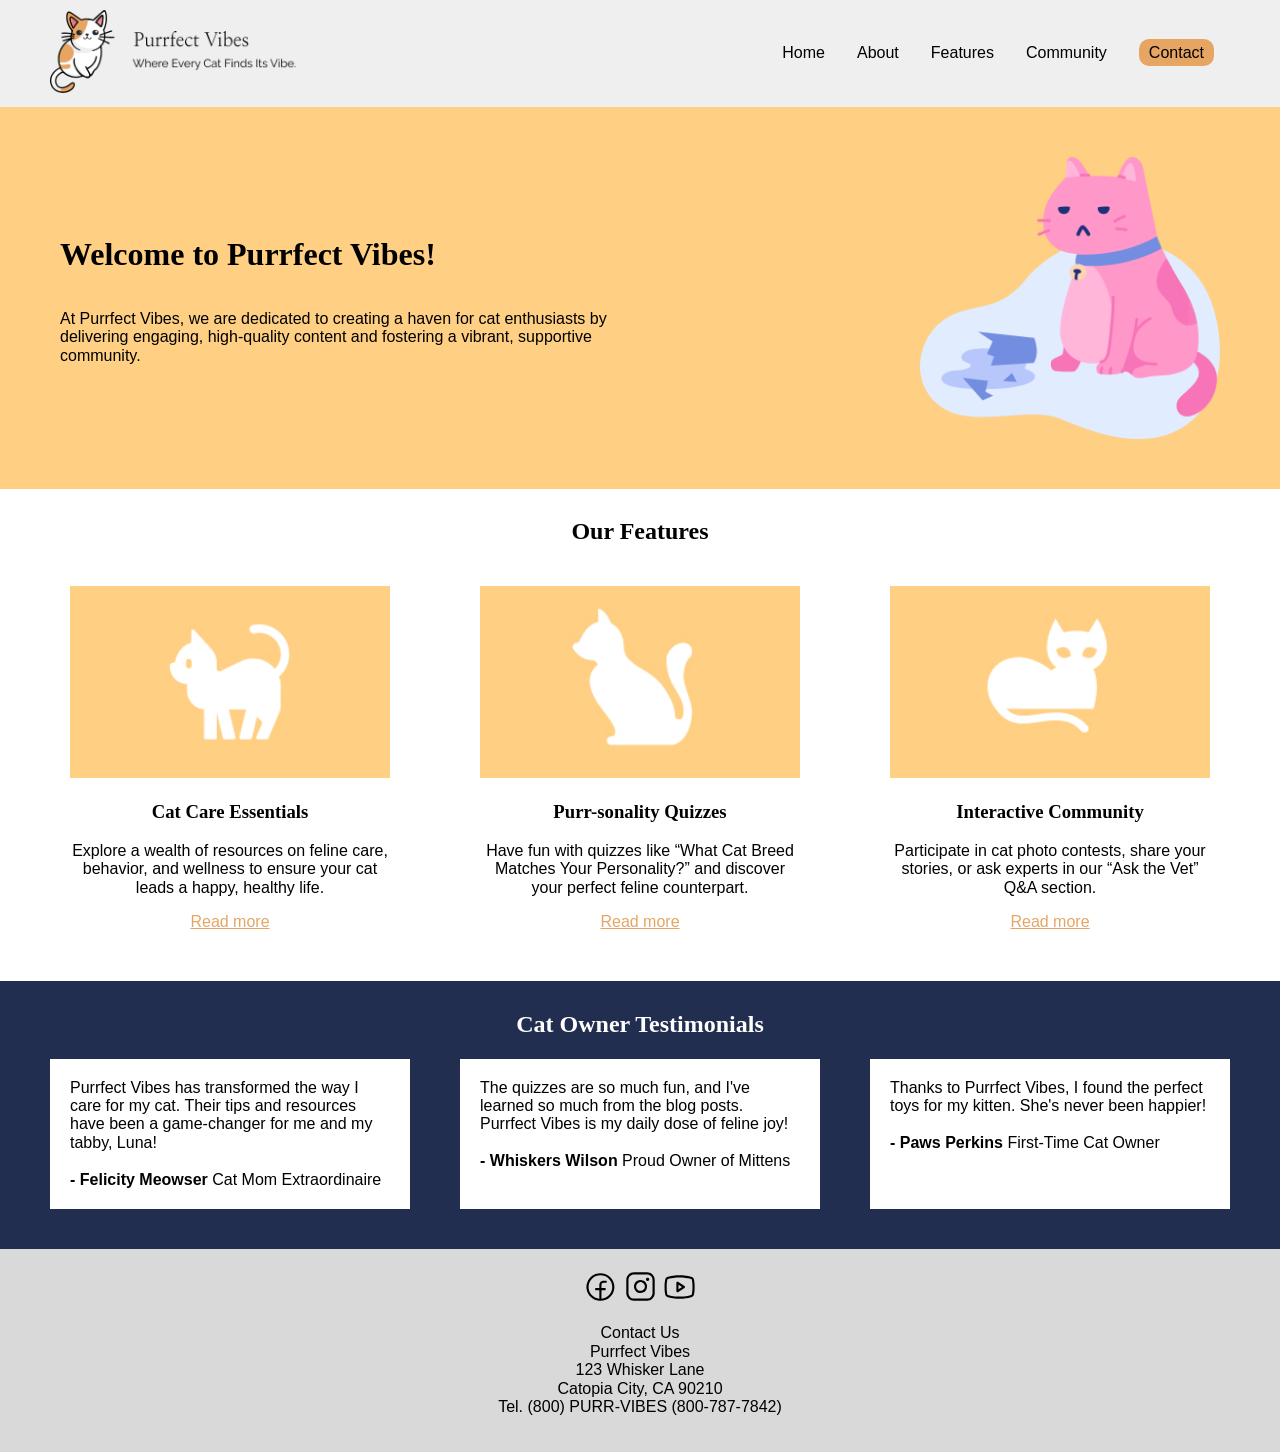
<file: beginning/index.html>
<!DOCTYPE html>
<html lang="en">
<head>
    <meta charset="utf-8">
    <meta name="viewport" content="width=device-width, initial-scale=1.0">
    <link rel="apple-touch-icon" sizes="180x180" href="images/favicons/apple-touch-icon.png">
    <link rel="icon" type="image/png" sizes="32x32" href="images/favicons/favicon-32x32.png">
    <link rel="icon" type="image/png" sizes="16x16" href="images/favicons/favicon-16x16.png">
    <link rel="manifest" href="images/favicons/site.webmanifest">
    <title>Welcome to Purrfect Vibes!</title>
    <link rel="stylesheet" href="css/styles.css">
    <link rel="stylesheet" href="css/normalize.css">
</head>
<body>
    <header>
        <div class="container">
            <a href="index.html"><img src="images/logo.png" alt="logo"></a>
            <input type="checkbox" class="navToggler" id="navToggler">
            <nav>
                <ul>
                    <li><a href="index.html">Home</a></li>
                    <li><a href="about.html">About</a></li>
                    <li><a href="features.html">Features</a>
                        <ul class="sub-menu">
                            <li><a href="features.html#cat-care">Cat Care</a></li>
                            <li><a href="features.html#quizzes">Quizzes</a></li>
                            <li><a href="features.html#community">Community</a></li>
                        </ul>
                    </li>
                    <li><a href="community.html">Community</a></li>
                    <li><a href="contact.html" class="button">Contact</a></li>
                </ul>
            </nav>
            <label for="navToggler" class="navTogglerMenu" name="navToggler">
                <img src="images/menu.svg" class="menuOpen" alt="menu">
                <img src="images/x.svg" class="menuClose" alt="close">
            </label>
        </div>
    </header>
    <section class="hero">
        <div class="container">
            <div class="hero-text">
                <h1>Welcome to Purrfect Vibes!</h1>
                <p>At Purrfect Vibes, we are dedicated to creating a haven for cat enthusiasts by delivering engaging, high-quality content and fostering a vibrant, supportive community.</p>
            </div>
            <img src="images/hero-cat.png" alt="">
        </div>
    </section>
    <section class="features container">
        <h2>Our Features</h2>
        <div class="feature-container">
            <div class="feature-block">
                <img src="images/cat-care.jpg" alt="cat care">
                <h3>Cat Care Essentials</h3>
                <p>Explore a wealth of resources on feline care, behavior, and wellness to ensure your cat leads a happy, healthy life.</p>
                <a href="#">Read more</a>
            </div>
            <div class="feature-block">
                <img src="images/cat-quizzes.jpg" alt="cat quizzes">
                <h3>Purr-sonality Quizzes</h3>
                <p>Have fun with quizzes like “What Cat Breed Matches Your Personality?” and discover your perfect feline counterpart.</p>
                <a href="#">Read more</a>
            </div>
            <div class="feature-block">
                <img src="images/cat-community.jpg" alt="cat community">
                <h3>Interactive Community</h3>
                <p>Participate in cat photo contests, share your stories, or ask experts in our “Ask the Vet” Q&A section.</p>
                <a href="#">Read more</a>
            </div>
        </div>
    </section>
    <section class="testimonials">
        <div class="container">
            <h2>Cat Owner Testimonials</h2>
            <div class="testimonial-container">
                <div class="testimonial-block">
                    Purrfect Vibes has transformed the way I care for my cat. Their tips and resources have been a game-changer for me and my tabby, Luna!<br><br>
                    <strong>- Felicity Meowser</strong>
                    Cat Mom Extraordinaire
                </div>
                <div class="testimonial-block">
                    The quizzes are so much fun, and I've learned so much from the blog posts. Purrfect Vibes is my daily dose of feline joy!<br><br>
                    <strong>- Whiskers Wilson</strong>
                    Proud Owner of Mittens
                </div>
                <div class="testimonial-block">
                    Thanks to Purrfect Vibes, I found the perfect toys for my kitten. She's never been happier!<br><br>
                    <strong>- Paws Perkins</strong>
                    First-Time Cat Owner
                </div>
            </div>
        </div>
    </section>
    <footer>
        <div>
            <a href="#"><img src="images/facebook.svg" alt="Facebook"></a>
            <a href="#"><img src="images/instagram.svg" alt="Instagram"></a>
            <a href="#"><img src="images/youtube.svg" alt="Youtube"></a>
        </div>
        <p>
            Contact Us<br>
            Purrfect Vibes<br>
            123 Whisker Lane<br>
            Catopia City, CA 90210<br>
            Tel. (800) PURR-VIBES (800-787-7842)<br>
        </p>
    </footer>
</body>
</html>
</file>
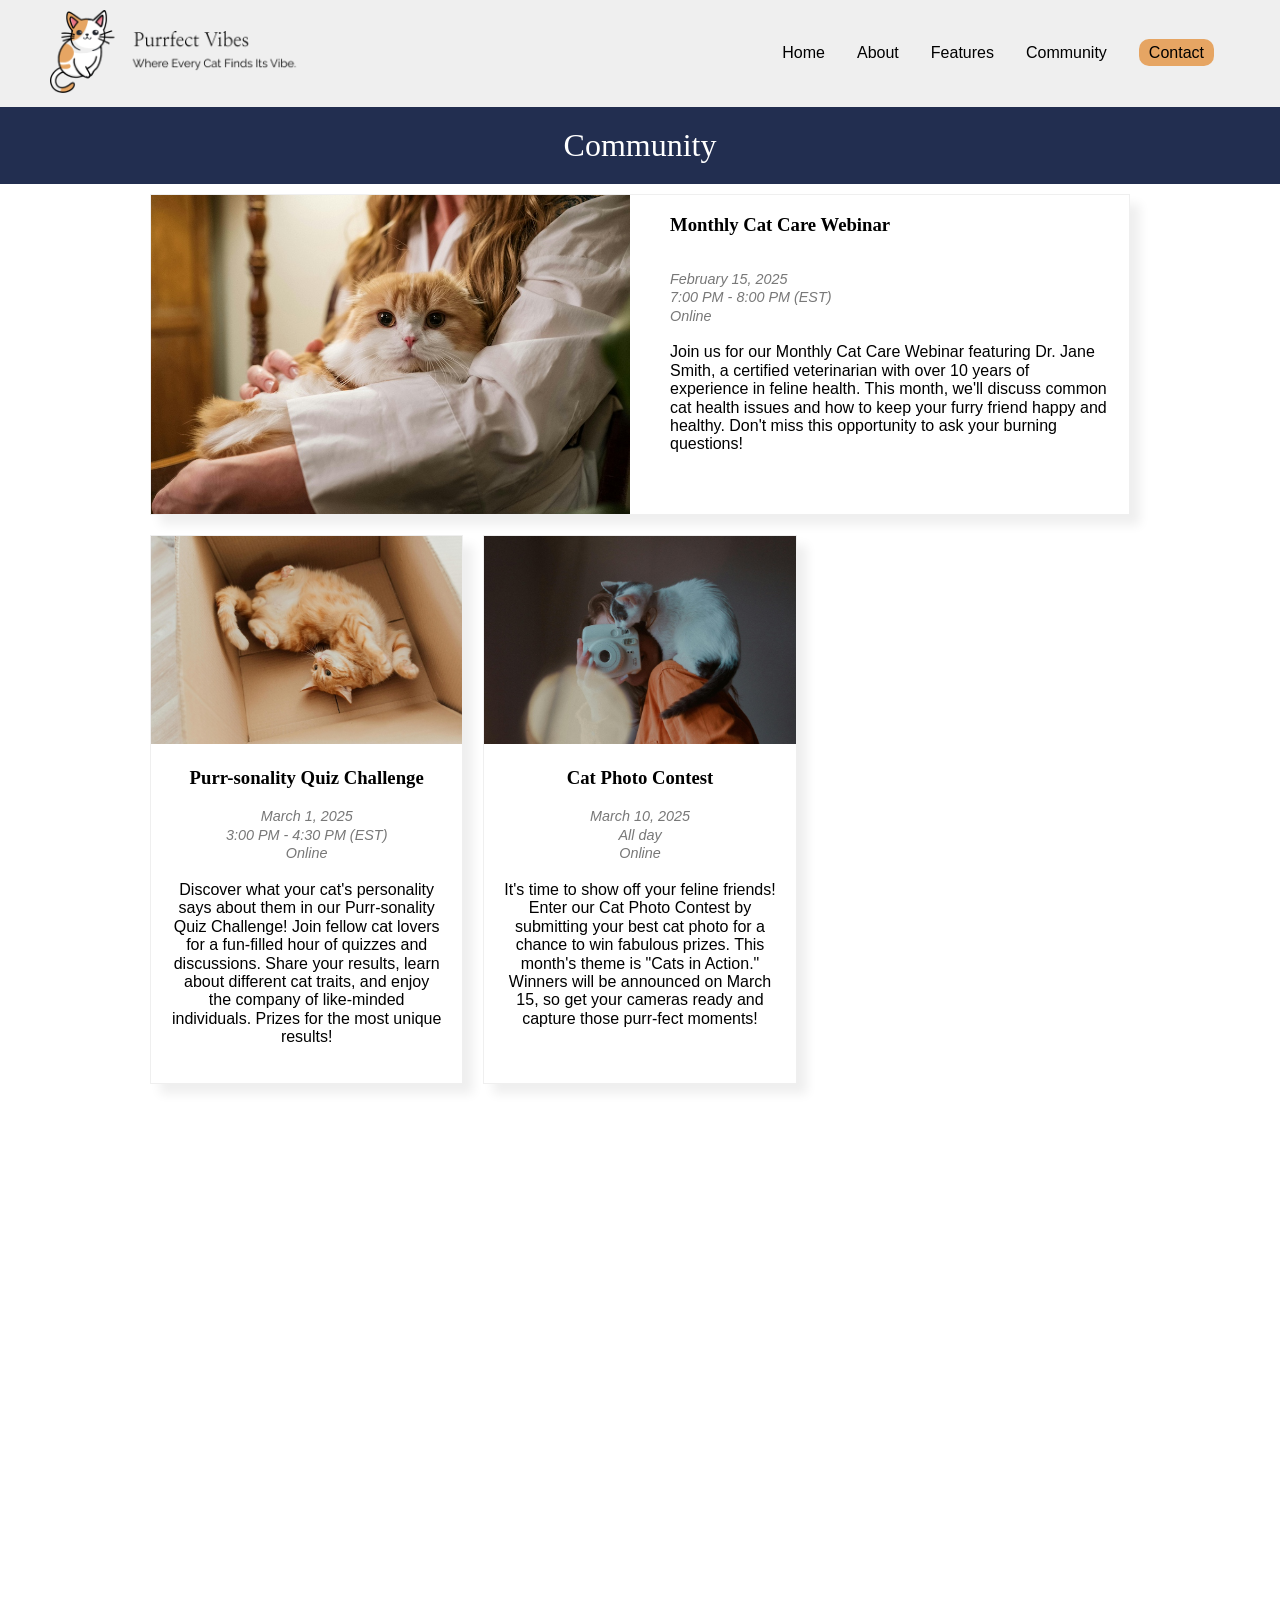
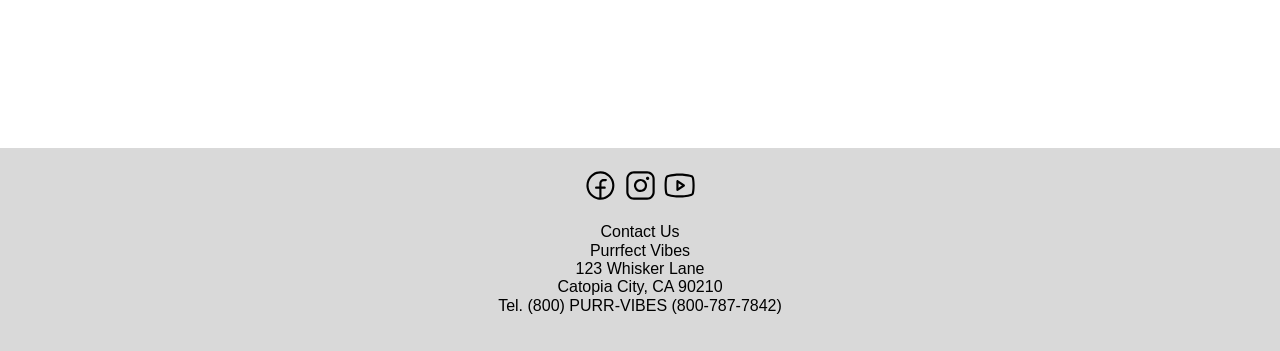
<file: beginning/community.html>
<!DOCTYPE html>
<html lang="en">
<head>
    <meta charset="utf-8">
    <meta name="viewport" content="width=device-width, initial-scale=1.0">
    <link rel="apple-touch-icon" sizes="180x180" href="images/favicons/apple-touch-icon.png">
    <link rel="icon" type="image/png" sizes="32x32" href="images/favicons/favicon-32x32.png">
    <link rel="icon" type="image/png" sizes="16x16" href="images/favicons/favicon-16x16.png">
    <link rel="manifest" href="images/favicons/site.webmanifest">
    <title>Purrfect Vibes Community Events</title>
    <link rel="stylesheet" href="css/styles.css">
    <link rel="stylesheet" href="css/normalize.css">
</head>
<body>
    <header>
        <div class="container">
            <a href="index.html"><img src="images/logo.png" alt="logo"></a>
            <input type="checkbox" class="navToggler" id="navToggler">
            <nav>
                <ul>
                    <li><a href="index.html">Home</a></li>
                    <li><a href="about.html">About</a></li>
                    <li><a href="features.html">Features</a>
                        <ul class="sub-menu">
                            <li><a href="features.html#cat-care">Cat Care</a></li>
                            <li><a href="features.html#quizzes">Quizzes</a></li>
                            <li><a href="features.html#community">Community</a></li>
                        </ul>
                    </li>
                    <li><a href="community.html">Community</a></li>
                    <li><a href="contact.html" class="button">Contact</a></li>
                </ul>
            </nav>
            <label for="navToggler" class="navTogglerMenu" name="navToggler">
                <img src="images/menu.svg" class="menuOpen" alt="menu">
                <img src="images/x.svg" class="menuClose" alt="close">
            </label>
        </div>
    </header>
<h1 class="h1-style">Community</h1>
<section class="community container">
    <div class="event-block featured">
        <img src="images/event-cat-care.jpg" alt="cat care">
        <h3>Monthly Cat Care Webinar</h3>
        <p><span>February 15, 2025</span><br>
            <span>7:00 PM - 8:00 PM (EST)<br>
            Online</span><br><br>
            Join us for our Monthly Cat Care Webinar featuring Dr. Jane Smith, a certified veterinarian with over 10 years of experience in feline health. This month, we'll discuss common cat health issues and how to keep your furry friend happy and healthy. Don't miss this opportunity to ask your burning questions!</p>
    </div>
    <div class="event-block">
        <img src="images/event-cat-quiz.jpg" alt="cat quizzes">
        <h3>Purr-sonality Quiz Challenge</h3>
        <p><span>March 1, 2025</span><br>
            <span>3:00 PM - 4:30 PM (EST)<br>
            Online</span><br><br>
            Discover what your cat's personality says about them in our Purr-sonality Quiz Challenge! Join fellow cat lovers for a fun-filled hour of quizzes and discussions. Share your results, learn about different cat traits, and enjoy the company of like-minded individuals. Prizes for the most unique results!</p>
    </div>
    <div class="event-block">
        <img src="images/event-cat-photo.jpg" alt="cat community">
        <h3>Cat Photo Contest</h3>
        <p><span>March 10, 2025</span><br>
            <span>All day<br>
            Online</span><br><br>
            It's time to show off your feline friends! Enter our Cat Photo Contest by submitting your best cat photo for a chance to win fabulous prizes. This month's theme is "Cats in Action." Winners will be announced on March 15, so get your cameras ready and capture those purr-fect moments!</p>
    </div>
</section>
<section class="container">
    <iframe src="https://calendar.google.com/calendar/embed?src=1a56773061dbff187e34b02e4ad52b19a52dd9ac9e2d96ef49cbe79ec0183ceb%40group.calendar.google.com&ctz=America%2FLos_Angeles" style="border: 0" width="450" height="600" frameborder="0" scrolling="no"></iframe>
</section>
<footer>
    <div>
        <a href="#"><img src="images/facebook.svg" alt="Facebook"></a>
        <a href="#"><img src="images/instagram.svg" alt="Instagram"></a>
        <a href="#"><img src="images/youtube.svg" alt="Youtube"></a>
    </div>
    <p>
        Contact Us<br>
        Purrfect Vibes<br>
        123 Whisker Lane<br>
        Catopia City, CA 90210<br>
        Tel. (800) PURR-VIBES (800-787-7842)<br>
    </p>
</footer>
</body>
</html>
</file>
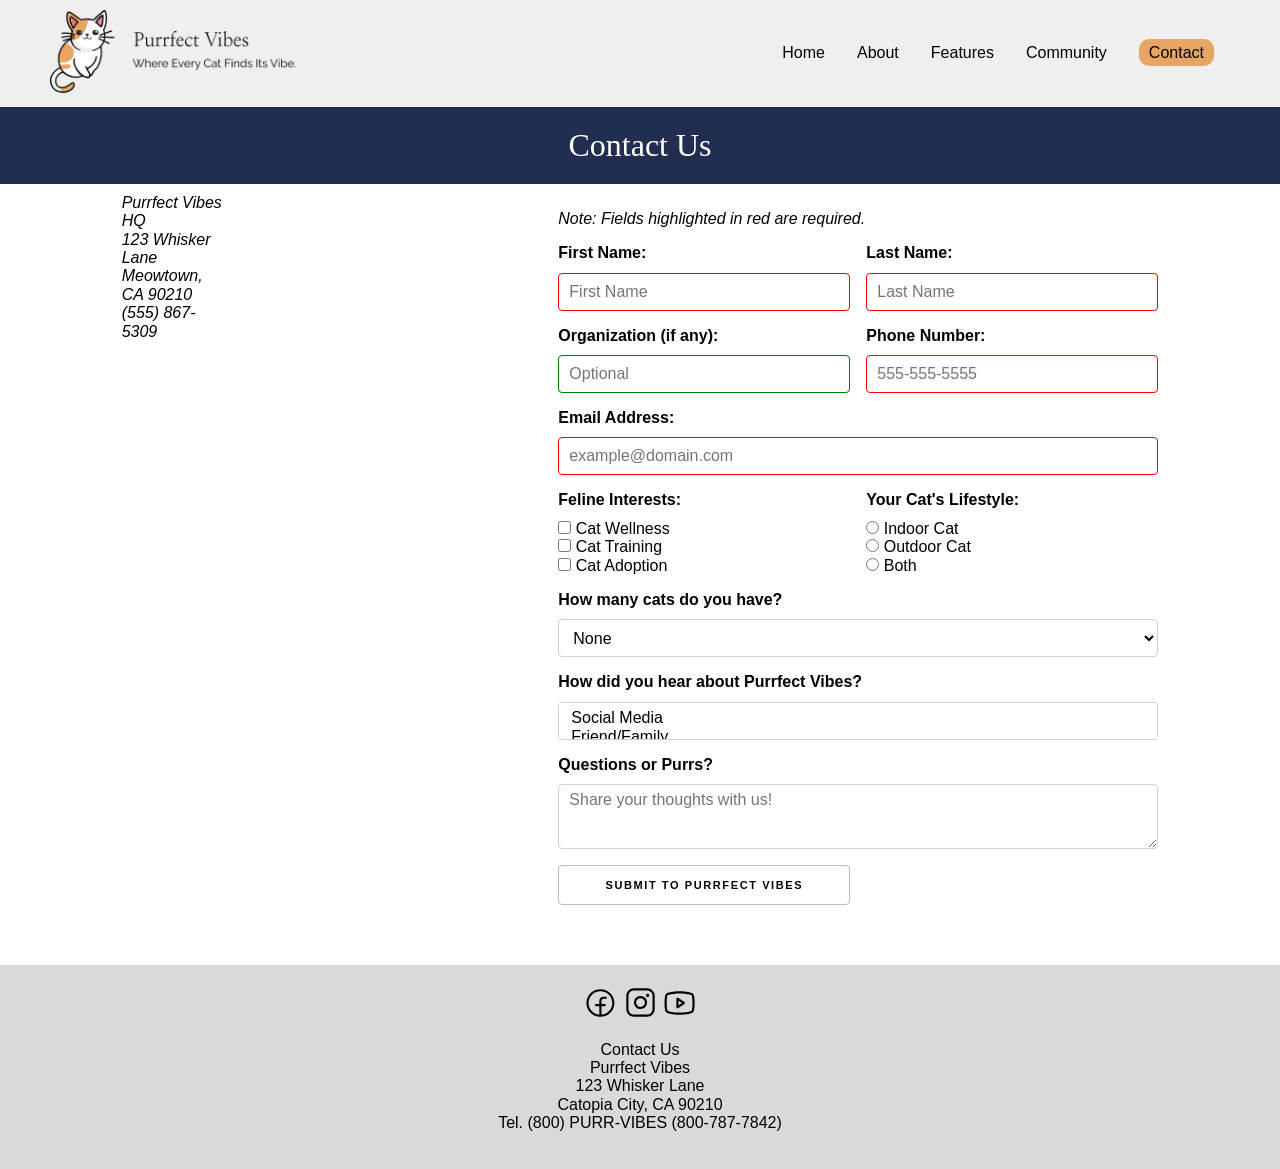
<file: beginning/contact.html>
<!DOCTYPE html>
<html lang="en">
<head>
    <meta charset="utf-8">
    <meta name="viewport" content="width=device-width, initial-scale=1.0">
    <link rel="apple-touch-icon" sizes="180x180" href="images/favicons/apple-touch-icon.png">
    <link rel="icon" type="image/png" sizes="32x32" href="images/favicons/favicon-32x32.png">
    <link rel="icon" type="image/png" sizes="16x16" href="images/favicons/favicon-16x16.png">
    <link rel="manifest" href="images/favicons/site.webmanifest">
    <title>Contact Purrfect Vibes</title>
    <link rel="stylesheet" href="css/styles.css">
    <link rel="stylesheet" href="css/normalize.css">
</head>
<body>
    <header>
        <div class="container">
            <a href="index.html"><img src="images/logo.png" alt="logo"></a>
            <input type="checkbox" class="navToggler" id="navToggler">
            <nav>
                <ul>
                    <li><a href="index.html">Home</a></li>
                    <li><a href="about.html">About</a></li>
                    <li><a href="features.html">Features</a>
                        <ul class="sub-menu">
                            <li><a href="features.html#cat-care">Cat Care</a></li>
                            <li><a href="features.html#quizzes">Quizzes</a></li>
                            <li><a href="features.html#community">Community</a></li>
                        </ul>
                    </li>
                    <li><a href="community.html">Community</a></li>
                    <li><a href="contact.html" class="button">Contact</a></li>
                </ul>
            </nav>
            <label for="navToggler" class="navTogglerMenu" name="navToggler">
                <img src="images/menu.svg" class="menuOpen" alt="menu">
                <img src="images/x.svg" class="menuClose" alt="close">
            </label>
        </div>
    </header>
    <h1 class="h1-style">Contact Us</h1>
    <section class="container">        
        <div class="contact-container">
            <div class="address-group">
                <address>
                    Purrfect Vibes HQ<br>
                    123 Whisker Lane<br>
                    Meowtown, CA 90210<br>
                    (555) 867-5309
                </address>
                <iframe src="https://www.google.com/maps/embed?pb=!1m18!1m12!1m3!1d429156.3510674016!2d-117.10775999999998!3d32.824487899999994!2m3!1f0!2f0!3f0!3m2!1i1024!2i768!4f13.1!3m3!1m2!1s0x80d9530fad921e4b%3A0xd3a21fdfd15df79!2sSan%20Diego%2C%20CA!5e0!3m2!1sen!2sus!4v1776312466542!5m2!1sen!2sus" width="400" height="360" style="border:0;" allowfullscreen="" loading="lazy" referrerpolicy="no-referrer-when-downgrade"></iframe>
            </div>
            <div class="form-container">
                <p><em>Note: Fields highlighted in red are required.</em></p>
                <form action="" method="post">
                    <div class="form-group">
                        <label>First Name:</label>
                        <input type="text" name="fname" maxlength="30" required placeholder="First Name">
                    </div>
                    <div class="form-group">
                        <label>Last Name:</label>
                        <input type="text" name="lname" maxlength="30" required placeholder="Last Name">
                    </div>
                    <div class="form-group">
                        <label>Organization (if any):</label>
                        <input type="text" name="organization" maxlength="30" placeholder="Optional">
                    </div>
                    <div class="form-group">
                        <label>Phone Number:</label>
                        <input type="tel" name="phonenumber" maxlength="20" pattern="\d{3}[-]\d{3}[-]\d{4}" required title="Ex: 555-555-5555" placeholder="555-555-5555">
                    </div>
                    <div class="form-group full-width">
                        <label>Email Address:</label>
                        <input type="email" name="email" maxlength="30" autocomplete="email" required placeholder="example@domain.com">
                    </div>
                    <div class="form-group">
                        <label>Feline Interests:</label>
                        <div class="inline-checkbox">
                            <input type="checkbox" name="interest" id="wellness" value="Cat Wellness">
                            <label for="wellness">Cat Wellness</label>
                        </div>
                        <div class="inline-checkbox">
                            <input type="checkbox" name="interest" id="training" value="Cat Training"> 
                            <label for="training">Cat Training</label>
                        </div>
                        <div class="inline-checkbox">
                            <input type="checkbox" name="interest" id="adoption" value="Cat Adoption">
                            <label for="adoption">Cat Adoption</label>
                        </div>
                    </div>
                    <div class="form-group">
                        <label>Your Cat's Lifestyle:</label>
                        <div class="inline-checkbox">
                            <input type="radio" name="lifestyle" id="indoor" value="Indoor">
                            <label for="indoor">Indoor Cat</label>
                        </div>
                        <div class="inline-checkbox">
                            <input type="radio" name="lifestyle" id="outdoor" value="Outdoor">
                            <label for="outdoor">Outdoor Cat</label>
                        </div>
                        <div class="inline-checkbox">
                            <input type="radio" name="lifestyle" id="both" value="Both">
                            <label for="both">Both</label>
                        </div>
                    </div>
                    <div class="form-group full-width">
                        <label>How many cats do you have?</label>
                        <select name="catcount">
                            <option value="0">None</option>
                            <option value="1">1</option>
                            <option value="2-3">2-3</option>
                            <option value="4+">4 or more</option>
                        </select>
                    </div>
                    <div class="form-group full-width">
                        <label>How did you hear about Purrfect Vibes?</label>
                        <select name="hearaboutus" multiple size="5">
                            <option value="Social Media">Social Media</option>
                            <option value="Friend/Family">Friend/Family</option>
                            <option value="Pet Store">Pet Store</option>
                            <option value="Internet Search">Internet Search</option>
                            <option value="Other">Other</option>
                        </select>
                    </div>
                    <div class="form-group full-width">
                        <label>Questions or Purrs?</label> 
                        <textarea name="comments" maxlength="500" placeholder="Share your thoughts with us!"></textarea>
                    </div>
                    <input type="submit" value="Submit to Purrfect Vibes">
                </form>
            </div>
        </div>
    </section>
    <footer>
        <div>
            <a href="#"><img src="images/facebook.svg" alt="Facebook"></a>
            <a href="#"><img src="images/instagram.svg" alt="Instagram"></a>
            <a href="#"><img src="images/youtube.svg" alt="Youtube"></a>
        </div>
        <p>
            Contact Us<br>
            Purrfect Vibes<br>
            123 Whisker Lane<br>
            Catopia City, CA 90210<br>
            Tel. (800) PURR-VIBES (800-787-7842)<br>
        </p>
    </footer>
</body>
</html>
</file>
<file: beginning/css/styles.css>
* {
    box-sizing: border-box;
}
@font-face {
    font-family: Nanum_Myeongjo;
    src: url(/beginning/fonts/Nanum_Myeongjo/NanumMyeongjo-Regular.ttf);
    src: url();
    font-weight: normal;
    font-style: normal;
}
@font-face {
    font-family: Raleway;
    src: url(//beginning/fonts/Raleway/Raleway-VariableFont_wght.ttf);
    font-weight: normal;
    font-style: normal;
}
body, textarea {
    font-size: 16px;
    font-family: Raleway, sans-serif;
    margin: 0;
}
h1,h2,h3 {
    font-family: Nanum_Myeongjo;
}
h1 {
    font-size: 3rem;
}
.container {
    max-width: 1200px;
    margin: auto;
    padding: 10px;
}
a {
    color: #e6a563;
}
a:hover {
    opacity: 0.8;
}
h2 {
    text-align: center;
}

img {
    width: 100%;
}
.h1-style {
    background-color: #222e50;
    color: #fff;
    text-align: center;
    font-weight: 500;
    padding: 20px;
    margin: 0;
}
/**Header**/
header {
    background-color: #efefef;
}
header a {
    text-decoration: none;
    color: #000
}
header a:hover {
    color: #e6a563;
}
header .container {
    padding: 10px;
    display: flex;
    align-items: center;
    justify-content: flex-end;
}
header .container > a:first-child {
    width: 250px;
    margin-right: auto;

}
header ul {
    list-style-type: none;
    display: flex;
    align-items: center;
    margin: 0;
}
.button {
    background-color: #e6a563;
    border-radius: 10px;
    padding: 5px 10px;
}
.button:hover {
    background-color: #fff;
}
nav li {
    margin: 0 1em;
    position: relative;
    padding-bottom: 20px;
    padding-top: 20px;
}
.sub-menu {
    position: absolute;
    left: 0;
    flex-direction: column;
    margin-top: 20px;
    gap: 20px;
    background-color: #fff;
    border: 1px solid #efefef;
    border-radius: 20px;
    padding: 10px 20px 20px 10px;
    align-items: flex-start;
    display: none;
}
.sub-menu li {
    padding: 0;
}
nav li:hover > .sub-menu,
nav li > .sub-menu:hover  {
    display: flex;
}
.navTogglerMenu, .navToggler {
    display: none;
}
/**Home Page**/
body.home {
    background-color: #efefef;
}
.hero {
    background-color: #FFCF83;
}
.hero .container {
    display: flex;
    justify-content: space-between;
    padding: 50px 20px;
}
.hero img {
    width: 300px;
}
.hero .hero-text {
    display: flex;
    flex-direction: column;
    justify-content: center;
    width: 50%;
}
.feature-container {
    display: flex;
    justify-content: center;
    gap: 50px;
    padding-bottom: 20px;
}
.feature-block {
    text-align: center;
    background-color: #fff;
    padding: 20px;
    flex: auto;
    width: 32%;
}
.testimonials {
    background-color: #222e50;
    padding-bottom: 30px;
}
.testimonials h2 {
    color: #fff;
    text-align: center;
}
.testimonial-container {
    display: flex;
    gap: 50px;
}
.testimonial-block {
    background-color: #fff;
    padding: 20px;
    flex: auto;
    width: 33%;
}
/**About Page**/
.team .container {
    max-width: 900px;
}
.team.container {
    max-width: 100%;
    background-color: #efefef;
}
.company-overview {
    display: flex;
    margin-top: 50px;
    margin-bottom: 20px;
    max-width: 1000px;
    justify-self: center;
}
.overview-text {
    padding: 20px;
    align-content: center;
    justify-items: left;
}
iframe {
    width: 100%;
    aspect-ratio: 16/9;
}
.our-team {
    padding: 20px;
    max-width: 1200px;
    margin: 0 auto;
}
.team {
    padding-bottom: 20px;
}
.team img {
    width: 80px;
    padding: 1px;
}
.team-container {
    display: flex;
    justify-content: space-between;
    gap: 20px;
}
.team-block {
    text-align: center;
    width: 25%;
}
.team-block a {
    color: #000;
    text-decoration: none;
}
.team-block:hover {
    cursor: pointer;
}
.modal {
    position: fixed;
    display: none;
    z-index: 1000;
    left: 0;
    top: 0;
    width: 100%;
    height: 100%;
    overflow: auto;
    background-color: rgba(0,0,0,0.7);    
}
.modal-content {
    position: relative;
    background-color: #fff;
    width: 80%;
    margin: 15% auto;
    padding: 20px;
    border: 1px solid #888;
}
.close-btn {
    color: #000;
    position: absolute;
    font-size: 28px;
    top: 20px;
    right: 20px;
}
.close-btn:hover {
    color: #e6a563;
}
.modal:target {
    display: block;
}
body:has(.modal-target) .team-block {
    filter: blur(2px);
}
.careers.container {
    justify-self: center;
    max-width: 1000px;
}
/**Community Page**/
.community {
    display: grid;
    gap: 20px;
    grid-template-columns: repeat(3, 1fr);
    margin-bottom: 30px;
    max-width: 1000px;
}
.event-block {
    border: 1px solid #efefef;
    box-shadow: 10px 10px 10px #efefef;
    text-align: center;;
}
.event-block img {
    width: 100%;
}
.event-block h3, .event-block p {
    padding: 0 20px;
}
.event-block.featured {
    grid-column: span 3;
    display: grid;
    grid-template-areas: 
    "image title"
    "image text";
    grid-template-columns: 1fr 1fr;
    grid-template-rows: auto 1fr;
    grid-column-gap: 20px;
}
.event-block.featured img {
    grid-area: image;
}
.event-block.featured h3 {
    grid-area: title;
    text-align: left;
}
.event-block.featured p {
    grid-area: text;
    text-align: left;
}
.event-block span {
    font-style: italic;
    color: #787878;
    font-size: 0.9em;;
}
.event-block p {
    padding-bottom: 20px;
}
/**Feature Page**/
.feature-page-block {
    border: 1px solid #efefef;
    padding: 20px;
    border-radius: 20px;
}
.feature-page-block h3 {
    text-align: center;
}
.feature-page-block img {
    height: 200px;
    object-fit: cover;
}
.feature-page-block ul {
    padding: 0;
    list-style: none;
}
.feature-page-block li {
    display: flex;
    margin-bottom: 15px;
}
.feature-page-block li:before {
    content: "\f1b0";
    font-family: "Font Awesome 7 free";
    font-weight: 900;
    margin-right: 10px;
}
.faq.container {
    max-width: 800px;
    margin-bottom: 30px;
}
.faq-questions details {
    background-color: #efefef;
    border: 1px solid #d3d3d3;
}
.faq-questions details:nth-child(1) {
    border-start-start-radius: 8px;
    border-start-end-radius: 8px;
}
.faq-questions details:nth-child(4) {
    border-end-start-radius: 8px;
    border-end-end-radius: 8px;
}
.faq-questions summary {
    padding: 12px 16px;
    font-weight: 500;
    list-style: none;
    cursor: pointer;
    display: flex;
    justify-content: space-between;
    align-items: center;
}
.faq-questions summary:hover, details:open summary {
    background-color: #ccc;
}
.faq-questions summary:hover, details:open summary {
    border-start-start-radius: 8px;
    border-start-end-radius: 8px;
    border-end-start-radius: 8px;
    border-end-end-radius: 8px;
}
.faq-questions p {
    background: #fff;
    padding: 12px 16px;
    margin: 0;
}
/**Contact**/
.contact-container {
    display: flex;
    gap: 20px;
    margin-bottom: 50px;
    justify-content: space-evenly;
}
.contact-container address {
    width: 30%;
}
.contact-container .form-container {
    width: 70%;
    max-width: 600px;
}
.address-group {
    display: flex;
    flex-direction: column;
    width: 345px;
}
form {
    display: grid;
    grid-template-columns: repeat(2, 1fr); /* Two columns of equal width */
    gap: 1rem;
}
.form-group {
    display: flex;
    flex-direction: column;
}
.full-width {
    grid-column: span 2; 
}
input[type="email"],input[type="text"],input[type="tel"],textarea, select {
    width:100%;
    height:38px;
    padding:6px 10px;
    background-color:#fff;
    border:1px solid #D1D1D1;
    border-radius:4px;
    box-shadow:none;
    box-sizing:border-box;
}
textarea {
    min-height:65px;
    padding-top:6px;
    padding-bottom:6px;
}
form label {
    font-weight:600;
    margin-bottom: 10px;
}
form input[type="checkbox"], form input[type="radio"] {
    display:inline;
}
form .inline-checkbox label {
    font-weight: 400;
}
input[type="submit"] {
	padding: 0 30px;
	font-size: 11px;
	font-weight: 600;
	line-height: 38px;
	letter-spacing: .1rem;
	text-transform: uppercase;
	background-color: transparent;
	border-radius: 4px;
	border: 1px solid #bbb;
	cursor: pointer;
 }
input[type="submit"]:hover, input[type="submit"]:focus {
    color:#333;
    border-color:#888;
    outline:0;
}
input[type="text"]:required, input[type="tel"]:required, input[type="email"]:required {
    border-color:red;
}
input[type="text"]:valid, input[type="tel"]:valid, input[type="email"]:valid {
    border-color:green;
}
/**Footer**/
footer {
    text-align: center;
    background-color: #D9D9D9;
    padding: 20px;
}
footer img {
    width: 35px;
}

/**Tablet Styles**/
@media only screen and (max-width: 1040px) {
    .community {
        grid-template-columns: repeat(2, 1fr);
    }
    .event-block.featured {
        grid-column: span 2;
    }
    .features-page .feature-container {
        flex-wrap: wrap;
        gap: 10px;
    }
    .features-page .feature-page-block {
        width: 40%;
    }
}

/**Mobile Styles**/
@media only screen and (max-width: 767px) {
    header .container {
        flex-wrap: wrap;
        position: relative;
    }
    header img {
        width: 200px;
    }
    header nav {
        position: absolute;
        width: 100%;
        top: 90px;
        left: 0;
        display: none;
    }
    header nav ul {
        flex-direction: column;
        align-items: center;
        justify-content: center;
        width: 100vw;
        background-color: #efefef;
        padding: 0;
        border-top: 1px solid #fff;
    }
    header nav li {
        width: 100%;
        text-align: center;
        border-bottom: 1px solid #fff;
        padding: 0;
        margin: 0;
    }
    header a {
        display: inline-block;
        width: 100%;
        padding: 10px 0;
    }
    header nav li:last-child {
        border-bottom: none;
        padding: 0;
    }
    header .button {
        width: 100%;
        border-radius: 0;
        display: block;
        padding: 10px;
    }
    .navToggler, .navTogglerMenu {
        display: block;
    }
    .navTogglerMenu img {
        width: 25px;
    }
    .navToggler:checked ~ nav {
        display: block;
    }
    .navToggler, .menuClose, .navToggler:checked ~ .navTogglerMenu .menuOpen {
        display: none;
    }
    .navToggler:checked ~ .navTogglerMenu .menuClose {
        display: block;
    }
    .sub-menu {
        display: flex;
        position: relative;
        border-radius: 0;
        gap: 20px;
        padding: 10px;
    }
    .hero .container {
        display: block;
        text-align: center;
    }
    .hero .hero-text {
        width: 100%;
        margin-bottom: 30px;
    }
    .feature-container {
        flex-direction: column;
        gap: 20px;
    }
    .feature-block {
        width: 100%;
    }
    .testimonial-container {
        flex-direction: column;
        gap: 20px;
    }
    .testimonial-block {
        width: 100%;
    }
    .company-overview {
        flex-direction: column;
    }
    .overview-text {
        text-align: center;
    }
    .overview-text h2 {
        margin: 0 auto;
    }
    .team-container {
        flex-wrap: wrap;
        justify-content: center;
    }
    .about {
        text-align: center;
    }
    .team-container {
        gap: 50px;
    }
    .team-block {
        flex-direction: column;
    }
    .community {
        grid-template-columns: repeat(1, 1fr);
    }
    .event-block.featured {
        grid-column: span 2;
    }
    .features-page .feature-container {
        display: block;
    }
    .features-page .feature-page-block {
        width: 100%;
    } 
    .community {
        display: flex;
        flex-direction: column;
    }
    .event-block.featured {
        display: flex;
        flex-direction: column;
    } 
    .contact {
        text-align: center;
    }
    .contact-container {
        flex-direction: column;
    }
    .contact-container address, .contact-container .form-container {
        width: 100%;
    }
    .contact-container address {
        margin: 20px 0;
    }
    .address-group {
        width: 100%;
    }
    form {
        grid-template-columns: 1fr;
    }
    .full-width {
        grid-column: span 1;
    }
}
</file>
